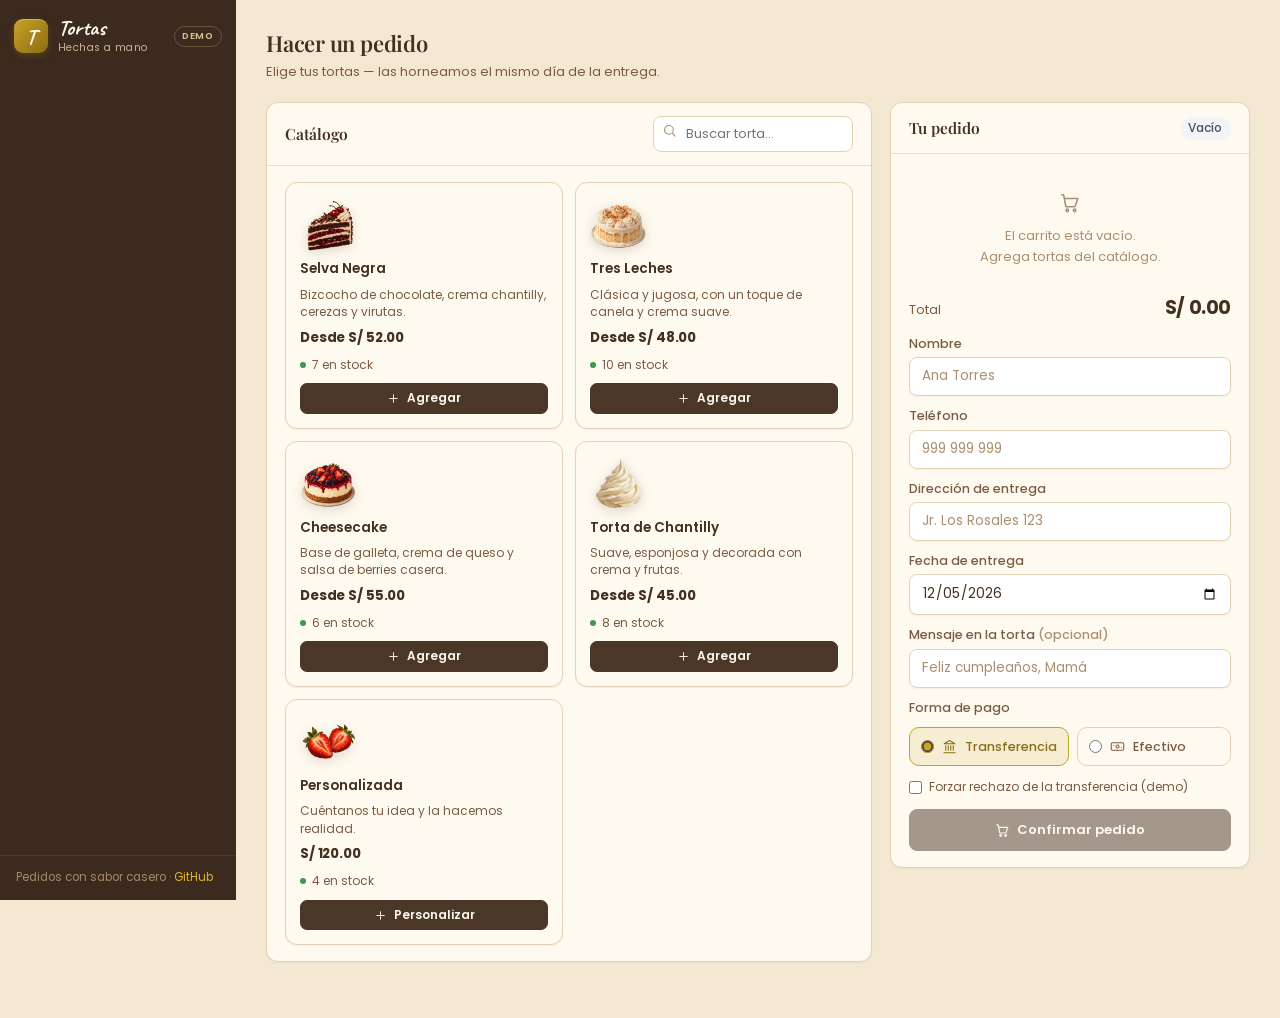
<file: index.html>
<!DOCTYPE html>
<html lang="es">
<head>
<meta charset="utf-8">
<meta name="viewport" content="width=device-width, initial-scale=1">
<meta name="description" content="Tortas · Hechas a Mano — haz tu pedido online: catálogo con fotos, carrito, fecha de entrega y envío del resumen por WhatsApp.">
<title>Tortas · Hechas a Mano — hacer pedido</title>
<link rel="preconnect" href="https://fonts.googleapis.com">
<link rel="preconnect" href="https://fonts.gstatic.com" crossorigin>
<link href="https://fonts.googleapis.com/css2?family=Caveat:wght@500;700&family=Playfair+Display:wght@600;700&family=Poppins:wght@400;500;600&display=swap" rel="stylesheet">
<link rel="stylesheet" href="style.css">
</head>
<body>

<div id="app">
  <aside id="sidebar">
    <div class="brand">
      <div class="brand-mark">T</div>
      <div>
        <div class="brand-name">Tortas</div>
        <div class="brand-sub">Hechas a mano</div>
      </div>
      <span class="brand-tag">DEMO</span>
    </div>
    <div class="sidebar-foot">
      <div>Pedidos con sabor casero · <a href="https://github.com/shusukegxe/pedidos-express" target="_blank" rel="noopener">GitHub</a></div>
    </div>
  </aside>

  <div id="shell">
    <main id="view"></main>
  </div>
</div>

<div id="modal-root"></div>
<div id="toasts"></div>

<script src="core.js"></script>
<script src="app.js"></script>
</body>
</html>
</file>
<file: style.css>
/* Tortas · Hechas a Mano — design system (paleta kraft del repo venta-tortas-caseras) */
:root {
  --bg: #f5e8d3; --surface: #fffaf0; --border: #e3d2b4; --border-soft: #ecdfc6;
  --text: #43301f; --text-2: #7a5c45; --text-3: #ab8f70;
  --accent: #4a3728; --accent-hover: #382a1d; --accent-soft: #f3e7d0; --accent-ring: rgba(201,162,39,.3);
  --gold: #c9a227; --gold-soft: #f7edd2; --gold-text: #8a6d14;
  --green: #3d9a50; --green-soft: #e9f6ec; --green-text: #23663a;
  --amber: #d98a1f; --amber-soft: #fbf0d9; --amber-text: #8a5a10;
  --red: #cc4b3d; --red-soft: #fbeeec; --red-text: #93372c;
  --blue: #3e7fc1; --blue-soft: #e9f2fb; --blue-text: #2b5c8f;
  --violet: #8a63c9; --violet-soft: #f1ecfa; --violet-text: #5f4299;
  --sidebar: #3b2a1d; --sidebar-hover: #4a3728; --sidebar-line: #4c392a;
  --radius: 12px; --radius-sm: 8px;
  --shadow-1: 0 1px 2px rgba(74,55,40,.06);
  --shadow-2: 0 4px 8px -2px rgba(74,55,40,.1), 0 2px 4px -2px rgba(74,55,40,.06);
  --shadow-3: 0 20px 24px -4px rgba(74,55,40,.1), 0 8px 8px -4px rgba(74,55,40,.04);
}
* { box-sizing: border-box; }
html, body { height: 100%; }
body {
  margin: 0; font: 13.5px/1.55 'Poppins', 'Segoe UI', -apple-system, sans-serif;
  background: var(--bg); color: var(--text); -webkit-font-smoothing: antialiased;
}
button, input, select { font: inherit; color: inherit; }
svg { flex: none; }
.mono { font-family: ui-monospace, "Cascadia Code", Consolas, monospace; font-size: .93em; }

/* ---------- layout ---------- */
#app { display: flex; min-height: 100vh; }
#sidebar {
  width: 236px; flex: none; background: var(--sidebar); color: #cdd2dc;
  display: flex; flex-direction: column; position: sticky; top: 0; height: 100vh;
}
.brand { display: flex; align-items: center; gap: 10px; padding: 16px 14px 12px; color: #fff; }
.brand-mark {
  width: 34px; height: 34px; border-radius: 9px; flex: none;
  background: linear-gradient(135deg, #c9a227, #8a6d14);
  display: grid; place-items: center; font-family: 'Caveat', cursive;
  font-weight: 700; font-size: 22px; line-height: 1; color: #fff8ee; padding-top: 2px;
  box-shadow: inset 0 1px 0 rgba(255,255,255,.28), 0 2px 6px rgba(138,109,20,.4);
}
.brand-name { font-family: 'Caveat', cursive; font-weight: 700; font-size: 22px; line-height: 1.1; color: #fff8ee; }
.brand-sub { font-size: 10.5px; color: #c7b391; letter-spacing: .04em; }
.brand-tag {
  margin-left: auto; font-size: 9.5px; font-weight: 600; letter-spacing: .08em;
  color: #d9c48f; background: transparent; border: 1px solid #6b543c; border-radius: 99px; padding: 2px 7px;
}
.nav { padding: 6px 10px; display: flex; flex-direction: column; gap: 2px; }
.nav-label { font-size: 10.5px; font-weight: 600; letter-spacing: .09em; text-transform: uppercase; color: #8a7355; padding: 12px 8px 5px; }
.nav a {
  display: flex; align-items: center; gap: 10px; padding: 8px 10px; border-radius: 8px;
  color: #d8c7ab; text-decoration: none; font-weight: 500; font-size: 13.5px;
}
.nav a svg { color: #a3896a; }
.nav a:hover { background: var(--sidebar-hover); color: #fff8ee; }
.nav a.active { background: linear-gradient(90deg, rgba(201,162,39,.22), rgba(201,162,39,.06)); color: #fff; }
.nav a.active svg { color: #d9b53a; }
.sidebar-foot { margin-top: auto; padding: 13px 16px; border-top: 1px solid var(--sidebar-line); font-size: 11.5px; color: #a3896a; }
.sidebar-foot a { color: #d9b53a; text-decoration: none; }
.sidebar-foot a:hover { color: #f0d68a; }
#shell { flex: 1; min-width: 0; display: flex; flex-direction: column; }
#view { flex: 1; padding: 26px 30px 56px; max-width: 1180px; width: 100%; margin: 0 auto; }

.view-head { display: flex; align-items: flex-end; justify-content: space-between; gap: 16px; margin-bottom: 20px; flex-wrap: wrap; }
.view-head h1 { margin: 0; font-family: 'Playfair Display', Georgia, serif; font-size: 22px; font-weight: 600; letter-spacing: -.01em; }
.view-head .sub { color: var(--text-2); font-size: 13px; margin-top: 2px; }

/* ---------- componentes ---------- */
.card { background: var(--surface); border: 1px solid var(--border); border-radius: var(--radius); box-shadow: var(--shadow-1); }
.card-head { display: flex; align-items: center; justify-content: space-between; gap: 12px; padding: 13px 18px; border-bottom: 1px solid var(--border-soft); flex-wrap: wrap; }
.card-head h2 { margin: 0; font-family: 'Playfair Display', Georgia, serif; font-size: 15.5px; font-weight: 600; }
.card-body { padding: 16px 18px; }

.btn {
  display: inline-flex; align-items: center; justify-content: center; gap: 7px; padding: 8px 14px;
  border-radius: var(--radius-sm); border: 1px solid var(--border); background: var(--surface);
  color: var(--text); font-weight: 600; font-size: 13px; cursor: pointer; box-shadow: var(--shadow-1);
}
.btn:hover { background: #f9fafb; }
.btn.primary { background: var(--accent); border-color: var(--accent); color: #fff; box-shadow: none; }
.btn.primary:hover { background: var(--accent-hover); }
.btn.danger { color: var(--red-text); border-color: #f4b3ad; box-shadow: none; }
.btn.danger:hover { background: var(--red-soft); }
.btn.sm { padding: 5px 11px; font-size: 12px; border-radius: 7px; }
.btn.icon { padding: 6px; }
.btn:disabled { opacity: .5; cursor: not-allowed; }
.btn:focus-visible { outline: 2px solid var(--accent-ring); outline-offset: 1px; }
.btn.primary { color: #fff8ee; }

.badge { display: inline-flex; align-items: center; gap: 6px; font-size: 12px; font-weight: 500; padding: 2px 9px 2px 7px; border-radius: 99px; white-space: nowrap; }
.badge .dot { width: 6px; height: 6px; border-radius: 99px; background: currentColor; }
.b-gray { background: #f2f4f7; color: #475467; }
.b-green { background: var(--green-soft); color: var(--green-text); }
.b-blue { background: var(--blue-soft); color: var(--blue-text); }
.b-amber { background: var(--amber-soft); color: var(--amber-text); }
.b-red { background: var(--red-soft); color: var(--red-text); }
.b-violet { background: var(--violet-soft); color: var(--violet-text); }

.seg { display: inline-flex; background: #efe2c8; border-radius: 9px; padding: 3px; gap: 2px; }
.seg button { border: none; background: transparent; padding: 5px 12px; border-radius: 7px; font-size: 12.5px; font-weight: 500; color: var(--text-2); cursor: pointer; white-space: nowrap; }
.seg button.on { background: var(--surface); color: var(--text); box-shadow: var(--shadow-1); font-weight: 600; }

.field { margin-bottom: 10px; }
.field label { display: block; font-size: 12.5px; font-weight: 500; color: var(--text-2); margin-bottom: 4px; }
.field input, .field select { width: 100%; padding: 8px 12px; border: 1px solid var(--border); border-radius: var(--radius-sm); background: #fff; box-shadow: var(--shadow-1); }
.field input::placeholder { color: var(--text-3); }
.field input:focus, .field select:focus { outline: none; border-color: var(--gold); box-shadow: 0 0 0 3px var(--accent-ring); }
.search { width: 200px; padding: 7px 12px; border: 1px solid var(--border); border-radius: var(--radius-sm); font-size: 13px; background: #fff; }
.search:focus { outline: none; border-color: var(--gold); box-shadow: 0 0 0 3px var(--accent-ring); }

/* KPIs */
.kpis { display: grid; grid-template-columns: repeat(4, 1fr); gap: 14px; margin-bottom: 18px; }
.kpi { background: var(--surface); border: 1px solid var(--border); border-radius: var(--radius); padding: 15px 16px; box-shadow: var(--shadow-1); }
.kpi .ic { width: 36px; height: 36px; border-radius: 9px; display: grid; place-items: center; margin-bottom: 12px; }
.kpi .v { font-size: 22px; font-weight: 600; letter-spacing: -.02em; line-height: 1.2; font-variant-numeric: tabular-nums; }
.kpi .k { font-size: 12.5px; color: var(--text-2); }
.ic.gold { background: var(--gold-soft); color: var(--gold-text); }
.ic.green { background: var(--green-soft); color: var(--green-text); }
.ic.amber { background: var(--amber-soft); color: var(--amber-text); }
.ic.blue { background: var(--blue-soft); color: var(--blue-text); }

/* tablas */
.table { width: 100%; border-collapse: collapse; font-size: 13.5px; font-variant-numeric: tabular-nums; }
.table th { text-align: left; font-size: 11.5px; font-weight: 600; letter-spacing: .04em; text-transform: uppercase; color: var(--text-3); padding: 10px 18px; border-bottom: 1px solid var(--border-soft); }
.table td { padding: 11px 18px; border-bottom: 1px solid var(--border-soft); vertical-align: middle; }
.table tbody tr:hover { background: #f8efdd; }
.table tbody tr:last-child td { border-bottom: none; }
.table .num { text-align: right; font-variant-numeric: tabular-nums; font-weight: 600; }
.table .strong { font-weight: 600; }
.cell-sub { font-size: 12px; color: var(--text-3); margin-top: 1px; }
.items-cell { max-width: 260px; overflow: hidden; text-overflow: ellipsis; white-space: nowrap; color: var(--text-2); }
.row-actions { white-space: nowrap; text-align: right; }
.row-actions .btn { margin-left: 6px; }
.dim-row { opacity: .55; }

/* tienda */
.shop { display: grid; grid-template-columns: 1fr 360px; gap: 18px; align-items: start; }
.products { display: grid; grid-template-columns: repeat(auto-fill, minmax(205px, 1fr)); gap: 12px; }
.product { background: var(--surface); border: 1px solid var(--border); border-radius: var(--radius); padding: 14px; box-shadow: var(--shadow-1); display: flex; flex-direction: column; gap: 7px; }
.tile { border-radius: 9px; display: inline-grid; place-items: center; font-weight: 600; letter-spacing: .02em; flex: none; user-select: none; }
.product .name { font-weight: 600; font-size: 13.5px; line-height: 1.35; }
.product .price { font-weight: 650; letter-spacing: -.01em; }
.stock-line { font-size: 12px; color: var(--text-2); display: flex; align-items: center; gap: 6px; }
.stock-line .dot { width: 6px; height: 6px; border-radius: 99px; flex: none; }
.product .btn { margin-top: 2px; }

.order-panel { position: sticky; top: 20px; }
.cart-row { display: flex; align-items: center; gap: 10px; padding: 9px 0; border-bottom: 1px dashed var(--border-soft); }
.cart-row .ci { flex: 1; min-width: 0; }
.cart-row .ci .n { font-weight: 600; font-size: 13px; white-space: nowrap; overflow: hidden; text-overflow: ellipsis; }
.cart-row .ci .p { font-size: 12px; color: var(--text-3); }
.cart-row .sub { min-width: 56px; text-align: right; font-weight: 600; font-variant-numeric: tabular-nums; font-size: 13px; }
.cart-row .rm { border: none; background: none; color: var(--text-3); cursor: pointer; padding: 4px; border-radius: 6px; }
.cart-row .rm:hover { color: var(--red-text); background: var(--red-soft); }
.qty { display: inline-flex; align-items: center; gap: 1px; border: 1px solid var(--border); border-radius: 8px; padding: 2px; }
.qty button { width: 25px; height: 25px; border: none; background: transparent; border-radius: 6px; cursor: pointer; display: grid; place-items: center; color: var(--text-2); }
.qty button:hover { background: #f2f4f7; color: var(--text); }
.qty .n { min-width: 22px; text-align: center; font-weight: 600; font-size: 13px; }
.cart-empty { text-align: center; color: var(--text-3); font-size: 13px; padding: 22px 0 14px; }
.cart-empty svg { color: var(--text-3); }
.total-row { display: flex; justify-content: space-between; align-items: baseline; padding: 12px 0 4px; }
.total-row .t { color: var(--text-2); font-size: 13px; }
.total-row .v { font-size: 19px; font-weight: 700; letter-spacing: -.02em; }
.pay-opt { display: flex; gap: 8px; margin: 4px 0 12px; }
.pay-opt label { flex: 1; display: flex; align-items: center; gap: 8px; border: 1px solid var(--border); border-radius: 10px; padding: 9px 11px; cursor: pointer; font-size: 12.5px; font-weight: 500; color: var(--text-2); }
.pay-opt input { accent-color: var(--gold); margin: 0; }
.pay-opt label:has(input:checked) { border-color: var(--gold); background: var(--gold-soft); color: var(--gold-text); }
.mini-check { display: flex; gap: 7px; align-items: center; font-size: 12px; color: var(--text-2); margin: 2px 0 12px; }
.mini-check input { accent-color: var(--gold); margin: 0; }

/* seguimiento del pedido */
.tracker { display: flex; align-items: center; gap: 10px; background: var(--surface); border: 1px solid var(--border); border-radius: var(--radius); padding: 13px 18px; box-shadow: var(--shadow-1); margin-bottom: 18px; flex-wrap: wrap; }
.tracker .oid { font-weight: 700; letter-spacing: -.01em; }
.tracker .steps { display: flex; align-items: center; flex: 1; min-width: 260px; }
.tracker .step { display: flex; align-items: center; gap: 7px; font-size: 12.5px; font-weight: 500; color: var(--text-3); white-space: nowrap; }
.tracker .step .b { width: 21px; height: 21px; border-radius: 99px; border: 2px solid var(--border); display: grid; place-items: center; background: #fff; color: #fff; }
.tracker .step.done { color: var(--text); }
.tracker .step.done .b { background: var(--accent); border-color: var(--accent); }
.tracker .step.current { color: var(--accent); font-weight: 600; }
.tracker .step.current .b { border-color: var(--accent); color: var(--accent); }
.tracker .step .b svg { width: 11px; height: 11px; }
.tracker .line { flex: 1; height: 2px; background: var(--border); margin: 0 10px; min-width: 14px; }
.tracker .line.done { background: var(--accent); }

/* panel */
.panel-grid { display: grid; grid-template-columns: 1fr; gap: 18px; }
.tab-body table { margin-top: 2px; }
.stockbar { display: flex; align-items: center; gap: 10px; }
.stockbar .bar { width: 90px; height: 6px; border-radius: 99px; background: #efe2c8; overflow: hidden; }
.stockbar .bar i { display: block; height: 100%; border-radius: 99px; background: var(--gold); }
.feed { display: flex; flex-direction: column; }
.feed-item { display: flex; gap: 12px; padding: 11px 0; border-bottom: 1px solid var(--border-soft); }
.feed-item:last-child { border-bottom: none; }
.feed-item .ic { width: 32px; height: 32px; border-radius: 8px; display: grid; place-items: center; flex: none; }
.feed-item .tx { flex: 1; font-size: 13.5px; }
.feed-item .tm { font-size: 12px; color: var(--text-3); margin-top: 1px; }

/* devtools */
.dev-grid { display: grid; grid-template-columns: 1.2fr 1fr; gap: 18px; align-items: start; margin-bottom: 18px; }
.arch { display: flex; flex-direction: column; align-items: center; padding: 6px 0 2px; }
.arch-box { background: #fff; border: 1px solid var(--border); border-radius: 10px; padding: 10px 16px; text-align: center; width: 100%; box-shadow: var(--shadow-1); transition: box-shadow .15s, border-color .15s; }
.arch-box.big { max-width: 430px; }
.arch-box .t { font-size: 13px; font-weight: 600; }
.arch-box .m { font-size: 11.5px; color: var(--text-3); }
.arch-box .last { font-size: 11px; color: var(--text-2); white-space: nowrap; overflow: hidden; text-overflow: ellipsis; }
.arch-box.pulse { border-color: var(--accent); box-shadow: 0 0 0 3px var(--accent-ring); }
.arrow { display: flex; flex-direction: column; align-items: center; padding: 3px 0; }
.arrow::before { content: ''; width: 2px; height: 11px; background: var(--border); }
.arrow::after { content: ''; width: 0; height: 0; border-left: 4px solid transparent; border-right: 4px solid transparent; border-top: 5px solid #c3c9d4; }
.fan { display: grid; grid-template-columns: repeat(5, 1fr); gap: 8px; position: relative; width: 100%; }
.fan::before { content: ''; position: absolute; top: 0; left: 10%; right: 10%; height: 2px; background: var(--border); }
.fan .stub, .fan-merge .stub2 { width: 2px; height: 14px; background: var(--border); margin: 0 auto; }
.fan-merge { display: grid; grid-template-columns: repeat(5, 1fr); gap: 8px; position: relative; width: 100%; }
.fan-merge .stub2 { height: 100%; }
.fan-merge::after { content: ''; position: absolute; bottom: 0; left: 10%; right: 10%; height: 2px; background: var(--border); }

.method { display: inline-block; font-size: 10.5px; font-weight: 700; letter-spacing: .04em; border-radius: 6px; padding: 2px 7px; margin-right: 6px; }
.m-POST { background: var(--blue-soft); color: var(--blue-text); }
.m-PATCH { background: var(--amber-soft); color: var(--amber-text); }
.m-EVT { background: #f2f4f7; color: #475467; }
.status-ok { color: var(--green-text); font-weight: 600; }
.status-bad { color: var(--red-text); font-weight: 600; }
.mod-chip { display: inline-block; font-size: 11px; background: #f2f4f7; color: #475467; border-radius: 6px; padding: 2px 8px; margin-right: 4px; white-space: nowrap; }
.dbpre { max-height: 340px; overflow: auto; font-size: 12px; font-family: ui-monospace, "Cascadia Code", Consolas, monospace; white-space: pre; margin: 0; color: var(--text-2); }
.pimg { object-fit: contain; flex: none; }
.product .pimg { filter: drop-shadow(0 3px 6px rgba(74,55,40,.18)); }
.product .desc { font-size: 12px; color: var(--text-2); line-height: 1.45; display: -webkit-box; -webkit-line-clamp: 2; -webkit-box-orient: vertical; overflow: hidden; min-height: 35px; }
.btn.wa { background: #2f9e44; border-color: #2f9e44; color: #fff; }
.btn.wa:hover { background: #2b8a3e; }

/* modal + toasts */
#modal-root { position: fixed; inset: 0; z-index: 100; display: none; align-items: center; justify-content: center; background: rgba(16,24,40,.55); padding: 20px; }
.modal { background: var(--surface); border-radius: 14px; box-shadow: var(--shadow-3); width: min(430px, 100%); padding: 24px; }
.modal h3 { margin: 12px 0 6px; font-family: 'Playfair Display', Georgia, serif; font-size: 18px; }
.modal p { margin: 4px 0; font-size: 13.5px; color: var(--text-2); }
.modal .modal-ic { width: 44px; height: 44px; border-radius: 99px; display: grid; place-items: center; }
.modal .rows { margin: 12px 0; border: 1px solid var(--border); border-radius: 10px; padding: 4px 14px; background: #fffdf7; }
.modal .rows div { display: flex; justify-content: space-between; gap: 14px; padding: 7px 0; font-size: 13px; border-bottom: 1px solid var(--border-soft); }
.modal .rows div:last-child { border-bottom: none; }
.modal .btn-row { display: flex; gap: 10px; margin-top: 18px; }
.modal .btn-row .btn { flex: 1; }
#toasts { position: fixed; right: 20px; bottom: 20px; z-index: 120; display: flex; flex-direction: column; gap: 8px; }
.toast { display: flex; align-items: center; gap: 10px; background: #3b2a1d; color: #f5e8d3; padding: 10px 15px; border-radius: 10px; box-shadow: var(--shadow-3); font-size: 13px; animation: tin .18s ease; max-width: 380px; }
.toast svg { color: #d9b53a; }
@keyframes tin { from { transform: translateY(8px); opacity: 0; } to { transform: none; opacity: 1; } }

.empty { text-align: center; color: var(--text-3); font-size: 13px; padding: 26px 0; }

@media (max-width: 960px) {
  #app { flex-direction: column; }
  #sidebar { width: 100%; height: auto; position: static; flex-direction: row; align-items: center; flex-wrap: wrap; }
  .nav { flex-direction: row; padding: 6px; }
  .nav-label, .sidebar-foot { display: none; }
  #view { padding: 18px 16px 40px; }
  .shop, .dev-grid { grid-template-columns: 1fr; }
  .order-panel { position: static; }
  .kpis { grid-template-columns: repeat(2, 1fr); }
  .fan { grid-template-columns: repeat(2, 1fr); }
  .fan::before, .fan-merge::after { display: none; }
}

/* estadisticas (tortas-devtools) */
.stats-grid { display: grid; grid-template-columns: 1.4fr 1fr; gap: 18px; margin-bottom: 18px; }
.hbar { display: flex; align-items: center; gap: 10px; padding: 6px 0; }
.hbar-name { width: 150px; font-size: 13px; font-weight: 500; white-space: nowrap; overflow: hidden; text-overflow: ellipsis; }
.hbar-track { flex: 1; height: 10px; background: #efe2c8; border-radius: 99px; overflow: hidden; }
.hbar-track i { display: block; height: 100%; background: var(--gold); border-radius: 99px; }
.hbar-val { font-size: 12px; color: var(--text-2); white-space: nowrap; font-variant-numeric: tabular-nums; }
.donut-wrap { display: flex; gap: 20px; align-items: center; }
.donut { width: 124px; height: 124px; border-radius: 99px; position: relative; flex: none; }
.donut::after { content: ''; position: absolute; inset: 23px; background: var(--surface); border-radius: 99px; }
.donut-center { position: absolute; inset: 0; display: grid; place-items: center; z-index: 1; font-weight: 600; font-size: 18px; font-variant-numeric: tabular-nums; }
.legend { display: flex; flex-direction: column; gap: 7px; font-size: 12.5px; flex: 1; }
.legend .li { display: flex; align-items: center; gap: 8px; }
.legend .dot { width: 8px; height: 8px; border-radius: 99px; flex: none; }
.legend .n { margin-left: auto; font-weight: 600; font-variant-numeric: tabular-nums; }
.vchart { display: flex; align-items: stretch; gap: 10px; height: 160px; padding-top: 6px; }
.vcol { flex: 1; display: flex; flex-direction: column; align-items: center; gap: 6px; }
.vcol .vspace { flex: 1; display: flex; align-items: flex-end; width: 100%; justify-content: center; }
.vbar { width: 100%; max-width: 44px; background: #f6ecd7; border-radius: 6px 6px 0 0; overflow: hidden; display: flex; align-items: flex-end; }
.vbar i { display: block; width: 100%; background: var(--gold); border-radius: 6px 6px 0 0; }
.vval { font-size: 10.5px; color: var(--text-2); font-variant-numeric: tabular-nums; }
.vlab { font-size: 11px; color: var(--text-3); text-transform: capitalize; }
.lat-chip { font-size: 12px; color: var(--text-2); font-variant-numeric: tabular-nums; }
.lat-chip b { color: var(--text); }
@media (max-width: 960px) { .stats-grid { grid-template-columns: 1fr; } }

/* personalizada: etiqueta en carrito, título de modal, chat */
.pers-tag { font-size: 11.5px; color: var(--text-2); background: var(--accent-soft); border-radius: 8px; padding: 3px 8px; margin: 3px 0; overflow: hidden; text-overflow: ellipsis; white-space: nowrap; }
.modal-titulo { font-family: 'Playfair Display', Georgia, serif; }
.pj-chat-msg { max-width: 88%; }
</file>
